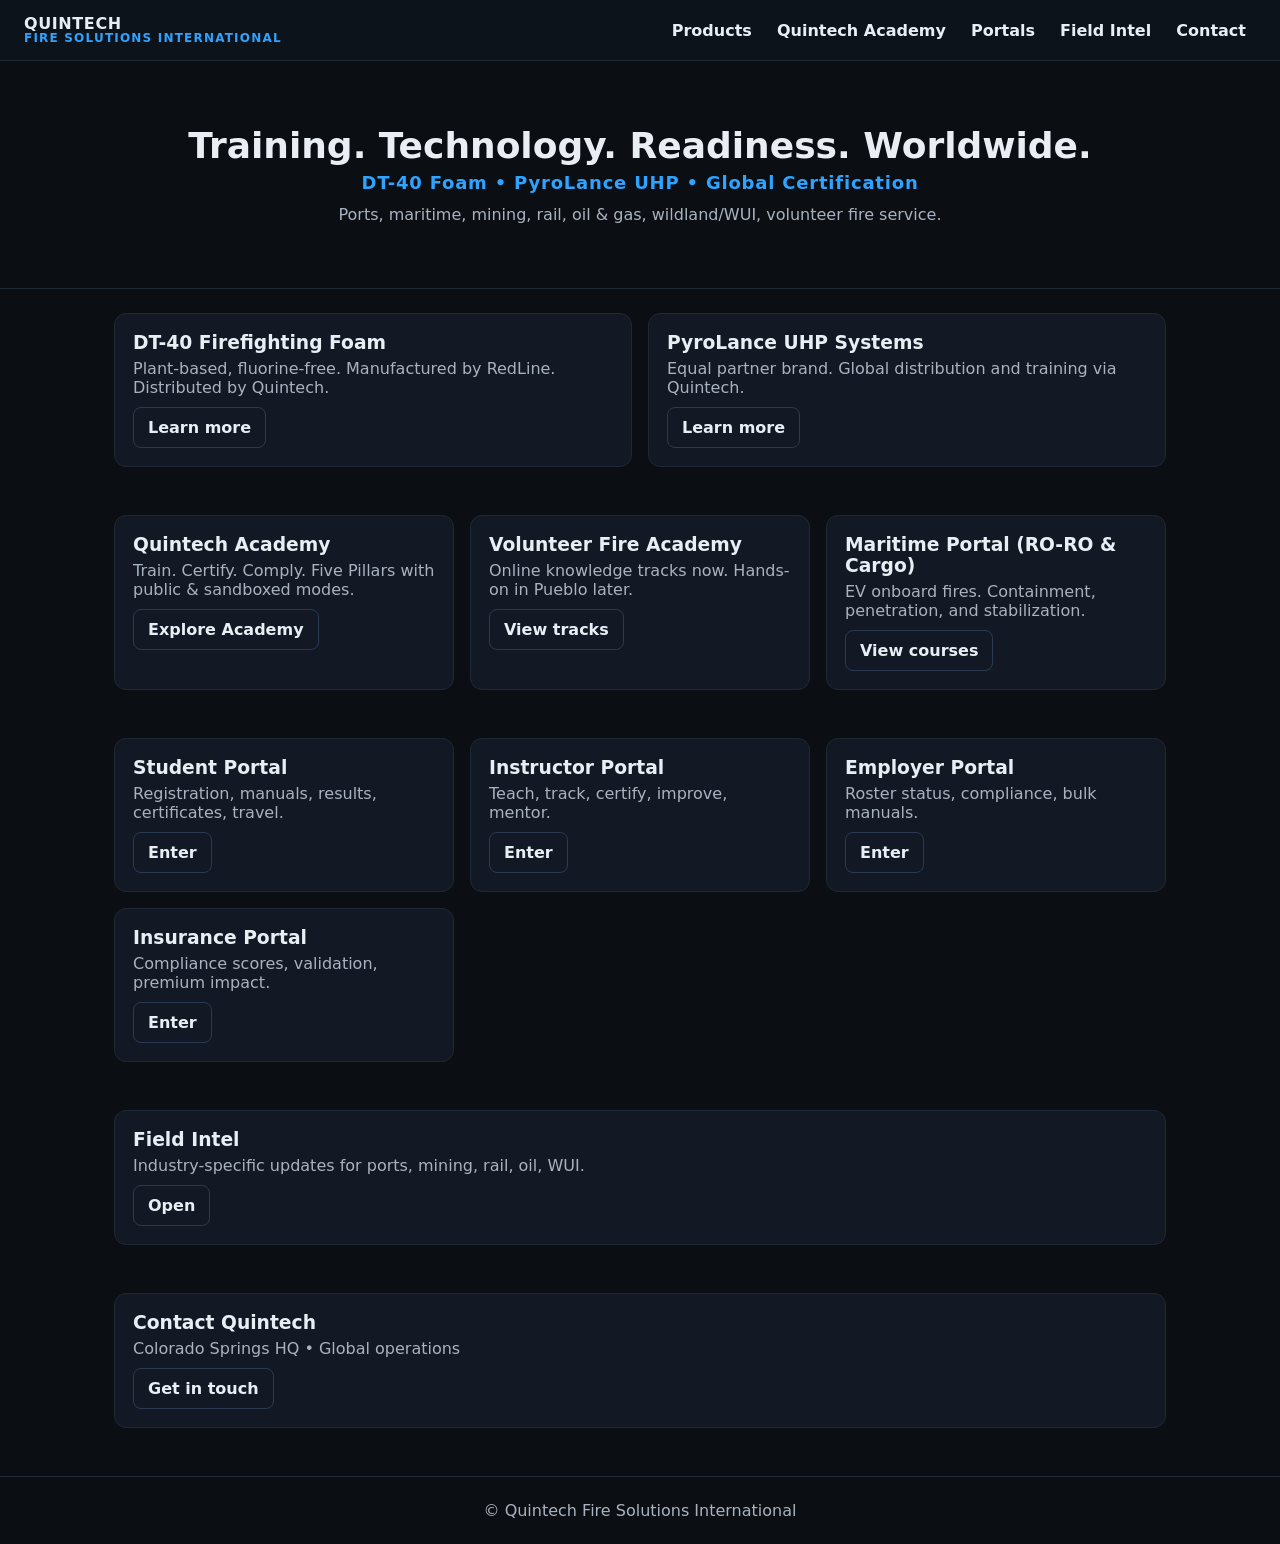
<file: index.html>
<!doctype html>
<html lang="en">
<head>
  <meta charset="utf-8" />
  <meta name="viewport" content="width=device-width,initial-scale=1" />
  <title>Quintech Fire Solutions International</title>
  <style>
    :root { --bg:#0b0f14; --text:#e9eef5; --muted:#a9b3bf; --accent:#2ea3ff; --card:#131924; }
    *{box-sizing:border-box} body{margin:0;font-family:system-ui,-apple-system,Segoe UI,Roboto,Ubuntu,Arial,sans-serif;background:var(--bg);color:var(--text)}
    header{display:flex;align-items:center;gap:16px;padding:16px 24px;border-bottom:1px solid #1f2835;background:#0d131b;position:sticky;top:0;z-index:10}
    .brand{line-height:1}
    .brand .line1{font-weight:800;letter-spacing:0.6px}
    .brand .line2{font-weight:700;color:var(--accent);font-size:12px;letter-spacing:1.2px}
    nav a{color:var(--text);text-decoration:none;margin:0 10px;font-weight:600}
    nav a:hover{color:var(--accent)}
    .hero{padding:64px 24px;text-align:center;border-bottom:1px solid #1f2835}
    .hero h1{margin:0 0 6px 0;font-size:36px}
    .hero h2{margin:0 0 12px 0;color:var(--accent);font-size:18px;letter-spacing:0.8px}
    .hero p{margin:0;color:var(--muted)}
    .grid{display:grid;grid-template-columns:repeat(auto-fit,minmax(260px,1fr));gap:16px;padding:24px;max-width:1100px;margin:0 auto}
    .card{background:var(--card);border:1px solid #1f2835;border-radius:12px;padding:18px}
    .card h3{margin:0 0 6px 0}
    .card p{margin:0 0 10px 0;color:var(--muted)}
    .btn{display:inline-block;padding:10px 14px;border-radius:8px;border:1px solid #2a3a52;color:var(--text);text-decoration:none;font-weight:700}
    .btn:hover{border-color:var(--accent);color:var(--accent)}
    footer{padding:24px;text-align:center;color:var(--muted);border-top:1px solid #1f2835;margin-top:24px}
  </style>
</head>
<body>
  <header>
    <div class="brand">
      <div class="line1">QUINTECH</div>
      <div class="line2">FIRE SOLUTIONS INTERNATIONAL</div>
    </div>
    <nav style="margin-left:auto">
      <a href="#products">Products</a>
      <a href="#academy">Quintech Academy</a>
      <a href="#portals">Portals</a>
      <a href="#fieldintel">Field Intel</a>
      <a href="#contact">Contact</a>
    </nav>
  </header>

  <section class="hero">
    <h1>Training. Technology. Readiness. Worldwide.</h1>
    <h2>DT-40 Foam • PyroLance UHP • Global Certification</h2>
    <p>Ports, maritime, mining, rail, oil & gas, wildland/WUI, volunteer fire service.</p>
  </section>

  <section id="products" class="grid">
    <div class="card">
      <h3>DT-40 Firefighting Foam</h3>
      <p>Plant-based, fluorine-free. Manufactured by RedLine. Distributed by Quintech.</p>
      <a class="btn" href="#">Learn more</a>
    </div>
    <div class="card">
      <h3>PyroLance UHP Systems</h3>
      <p>Equal partner brand. Global distribution and training via Quintech.</p>
      <a class="btn" href="#">Learn more</a>
    </div>
  </section>

  <section id="academy" class="grid">
    <div class="card">
      <h3>Quintech Academy</h3>
      <p>Train. Certify. Comply. Five Pillars with public & sandboxed modes.</p>
      <a class="btn" href="#">Explore Academy</a>
    </div>
    <div class="card">
      <h3>Volunteer Fire Academy</h3>
      <p>Online knowledge tracks now. Hands-on in Pueblo later.</p>
      <a class="btn" href="#">View tracks</a>
    </div>
    <div class="card">
      <h3>Maritime Portal (RO-RO & Cargo)</h3>
      <p>EV onboard fires. Containment, penetration, and stabilization.</p>
      <a class="btn" href="#">View courses</a>
    </div>
  </section>

  <section id="portals" class="grid">
    <div class="card">
      <h3>Student Portal</h3>
      <p>Registration, manuals, results, certificates, travel.</p>
      <a class="btn" href="#">Enter</a>
    </div>
    <div class="card">
      <h3>Instructor Portal</h3>
      <p>Teach, track, certify, improve, mentor.</p>
      <a class="btn" href="#">Enter</a>
    </div>
    <div class="card">
      <h3>Employer Portal</h3>
      <p>Roster status, compliance, bulk manuals.</p>
      <a class="btn" href="#">Enter</a>
    </div>
    <div class="card">
      <h3>Insurance Portal</h3>
      <p>Compliance scores, validation, premium impact.</p>
      <a class="btn" href="#">Enter</a>
    </div>
  </section>

  <section id="fieldintel" class="grid">
    <div class="card">
      <h3>Field Intel</h3>
      <p>Industry-specific updates for ports, mining, rail, oil, WUI.</p>
      <a class="btn" href="#">Open</a>
    </div>
  </section>

  <section id="contact" class="grid">
    <div class="card">
      <h3>Contact Quintech</h3>
      <p>Colorado Springs HQ • Global operations</p>
      <a class="btn" href="#">Get in touch</a>
    </div>
  </section>

  <footer>© Quintech Fire Solutions International</footer>
</body>
</html>
</file>
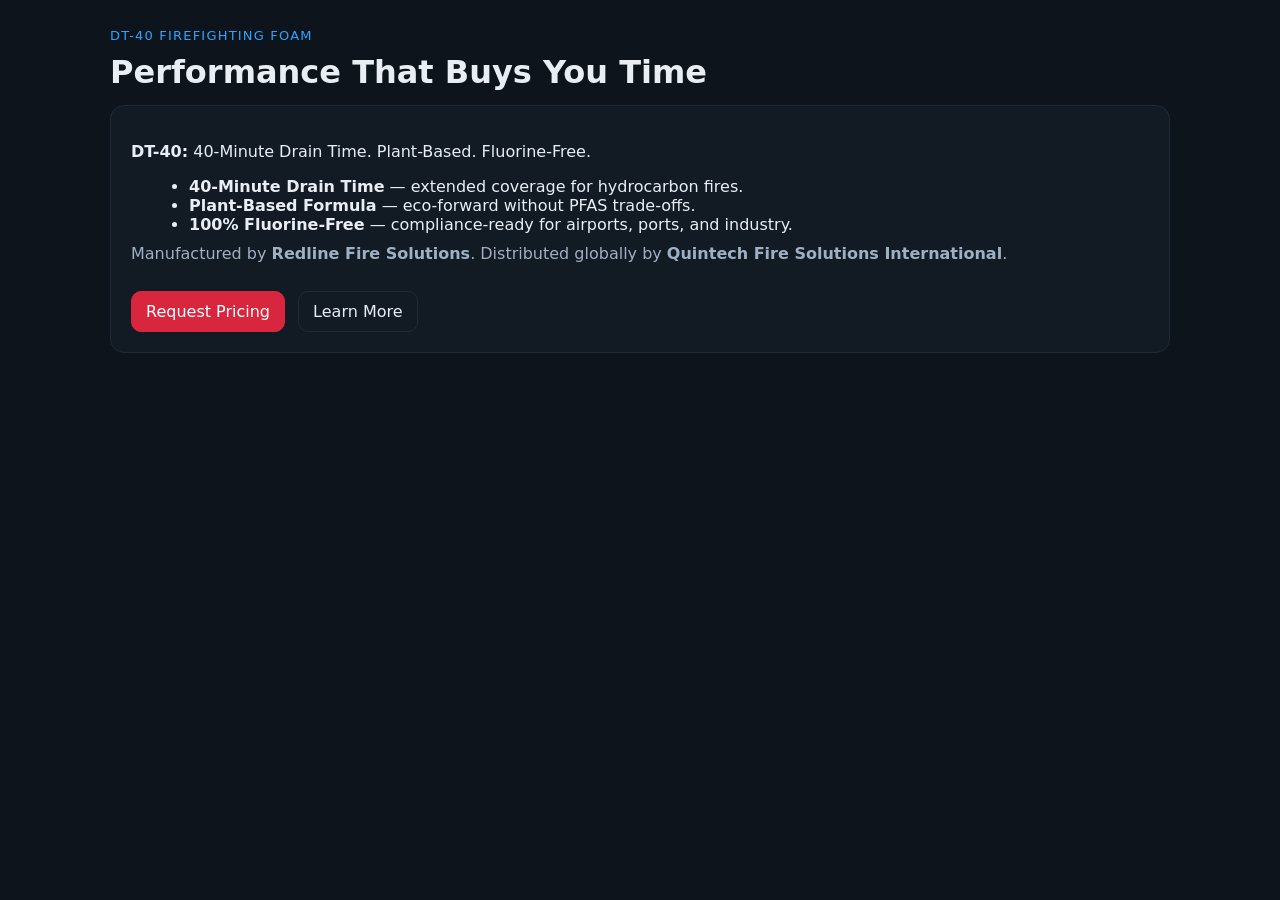
<file: quintech-website-preview/index.html>
<!doctype html>
<html lang="en">
<head>
<meta charset="utf-8">
<meta name="viewport" content="width=device-width,initial-scale=1">
<title>Quintech — DT-40</title>
<style>
  :root{--bg:#0e141b;--card:#121a23;--text:#e8eef4;--muted:#9fb0c3;--accent:#2ea3ff;--cta:#d7263d;--line:#1f2a36}
  *{box-sizing:border-box}html,body{margin:0;padding:0;background:var(--bg);color:var(--text);font-family:system-ui,-apple-system,Segoe UI,Roboto,Ubuntu,Arial,sans-serif}
  .wrap{max-width:1100px;margin:0 auto;padding:28px 20px}
  h1{margin:10px 0 8px 0;font-size:32px}
  .kicker{color:var(--accent);font-size:13px;text-transform:uppercase;letter-spacing:1.2px;margin-bottom:6px}
  .card{background:var(--card);border:1px solid var(--line);border-radius:14px;padding:20px;margin-top:14px}
  .bullets{margin:10px 0 0 18px}
  .btn{display:inline-block;margin-top:12px;padding:10px 14px;border-radius:10px;border:1px solid var(--line);text-decoration:none;color:var(--text)}
  .btn-primary{background:var(--cta);border-color:var(--cta);color:#fff;margin-right:8px}
</style>
</head>
<body>
<div class="wrap">
  <div class="kicker">DT-40 Firefighting Foam</div>
  <h1>Performance That Buys You Time</h1>
  <div class="card">
    <p><strong>DT-40:</strong> 40-Minute Drain Time. Plant-Based. Fluorine-Free.</p>
    <ul class="bullets">
      <li><strong>40-Minute Drain Time</strong> — extended coverage for hydrocarbon fires.</li>
      <li><strong>Plant-Based Formula</strong> — eco-forward without PFAS trade-offs.</li>
      <li><strong>100% Fluorine-Free</strong> — compliance-ready for airports, ports, and industry.</li>
    </ul>
    <p style="color:var(--muted);margin-top:10px">Manufactured by <strong>Redline Fire Solutions</strong>. Distributed globally by <strong>Quintech Fire Solutions International</strong>.</p>
    <a class="btn btn-primary" href="contact.html#pricing">Request Pricing</a>
    <a class="btn" href="dt40.html">Learn More</a>
  </div>
</div>
</body>
</html>
</file>
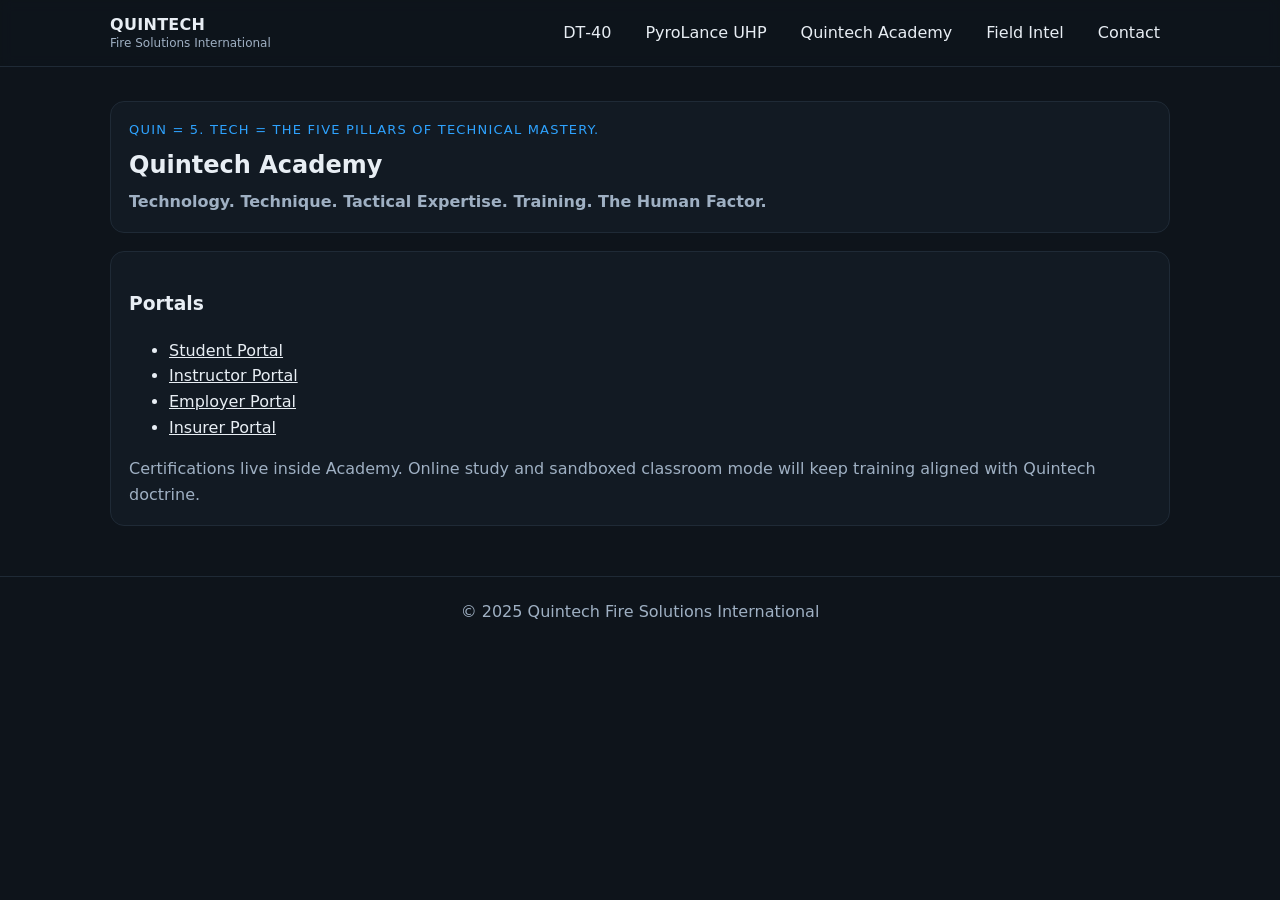
<file: quintech-website-preview/academy.html>
<!doctype html>
<html lang="en">
<head>
<meta charset="utf-8">
<meta name="viewport" content="width=device-width,initial-scale=1">
<title>Quintech Academy — Quintech</title>
<link rel="stylesheet" href="styles.css">
</head>
<body>
<header class="header">
  <div class="header-inner">
    <div>
      <div class="brand">QUINTECH</div>
      <div class="tag">Fire Solutions International</div>
    </div>
    <nav class="nav">
      <a href="index.html#dt40">DT‑40</a>
      <a href="pyrolance.html">PyroLance UHP</a>
      <a href="academy.html">Quintech Academy</a>
      <a href="field-intel.html">Field Intel</a>
      <a href="contact.html">Contact</a>
    </nav>
  </div>
</header>

<main class="section">
  <div class="block">
    <div class="kicker">Quin = 5. Tech = The Five Pillars of Technical Mastery.</div>
    <h2>Quintech Academy</h2>
    <p><strong>Technology. Technique. Tactical Expertise. Training. The Human Factor.</strong></p>
  </div>
  <div class="block">
    <h3>Portals</h3>
    <ul>
      <li><a href="#">Student Portal</a></li>
      <li><a href="#">Instructor Portal</a></li>
      <li><a href="#">Employer Portal</a></li>
      <li><a href="#">Insurer Portal</a></li>
    </ul>
    <p style="color:var(--muted)">Certifications live inside Academy. Online study and sandboxed classroom mode will keep training aligned with Quintech doctrine.</p>
  </div>
</main>

<footer class="footer">© 2025 Quintech Fire Solutions International</footer>
</body>
</html>
</file>
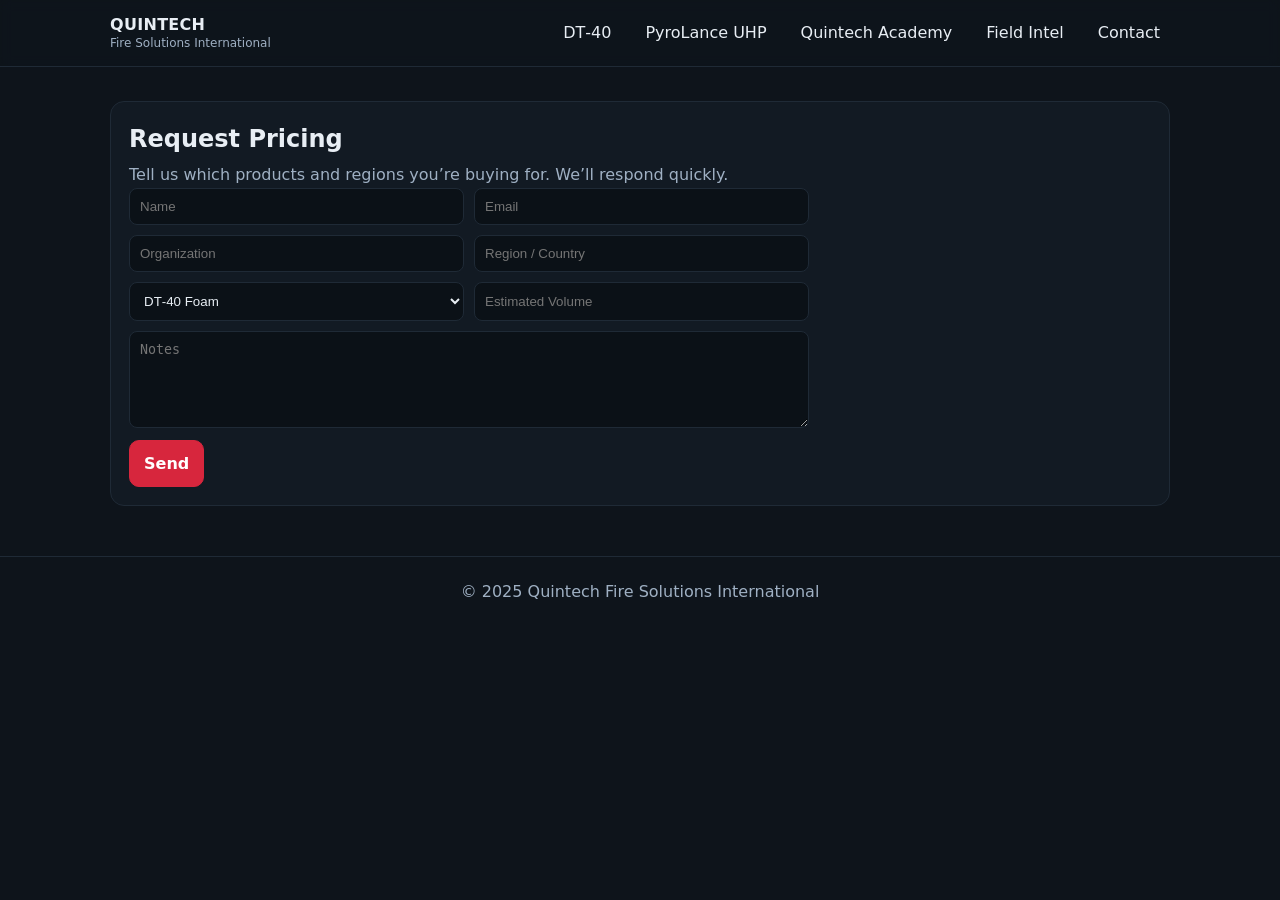
<file: quintech-website-preview/contact.html>
<!doctype html>
<html lang="en">
<head>
<meta charset="utf-8">
<meta name="viewport" content="width=device-width,initial-scale=1">
<title>Contact Quintech — Quintech</title>
<link rel="stylesheet" href="styles.css">
</head>
<body>
<header class="header">
  <div class="header-inner">
    <div>
      <div class="brand">QUINTECH</div>
      <div class="tag">Fire Solutions International</div>
    </div>
    <nav class="nav">
      <a href="index.html#dt40">DT‑40</a>
      <a href="pyrolance.html">PyroLance UHP</a>
      <a href="academy.html">Quintech Academy</a>
      <a href="field-intel.html">Field Intel</a>
      <a href="contact.html">Contact</a>
    </nav>
  </div>
</header>

<main class="section">
  <div class="block" id="pricing">
    <h2>Request Pricing</h2>
    <p style="color:var(--muted)">Tell us which products and regions you’re buying for. We’ll respond quickly.</p>
    <form>
      <div style="display:grid;grid-template-columns:1fr 1fr;gap:10px;max-width:680px">
        <input placeholder="Name" style="padding:10px;border-radius:8px;border:1px solid var(--line);background:#0b1117;color:var(--text)">
        <input placeholder="Email" style="padding:10px;border-radius:8px;border:1px solid var(--line);background:#0b1117;color:var(--text)">
        <input placeholder="Organization" style="padding:10px;border-radius:8px;border:1px solid var(--line);background:#0b1117;color:var(--text)">
        <input placeholder="Region / Country" style="padding:10px;border-radius:8px;border:1px solid var(--line);background:#0b1117;color:var(--text)">
        <select style="padding:10px;border-radius:8px;border:1px solid var(--line);background:#0b1117;color:var(--text)">
          <option>DT‑40 Foam</option>
          <option>PyroLance UHP</option>
          <option>Both</option>
        </select>
        <input placeholder="Estimated Volume" style="padding:10px;border-radius:8px;border:1px solid var(--line);background:#0b1117;color:var(--text)">
        <textarea placeholder="Notes" rows="5" style="grid-column:1/-1;padding:10px;border-radius:8px;border:1px solid var(--line);background:#0b1117;color:var(--text)"></textarea>
      </div>
      <div class="actions" style="margin-top:12px">
        <a class="btn btn-primary" href="#">Send</a>
      </div>
    </form>
  </div>
</main>

<footer class="footer">© 2025 Quintech Fire Solutions International</footer>
</body>
</html>
</file>
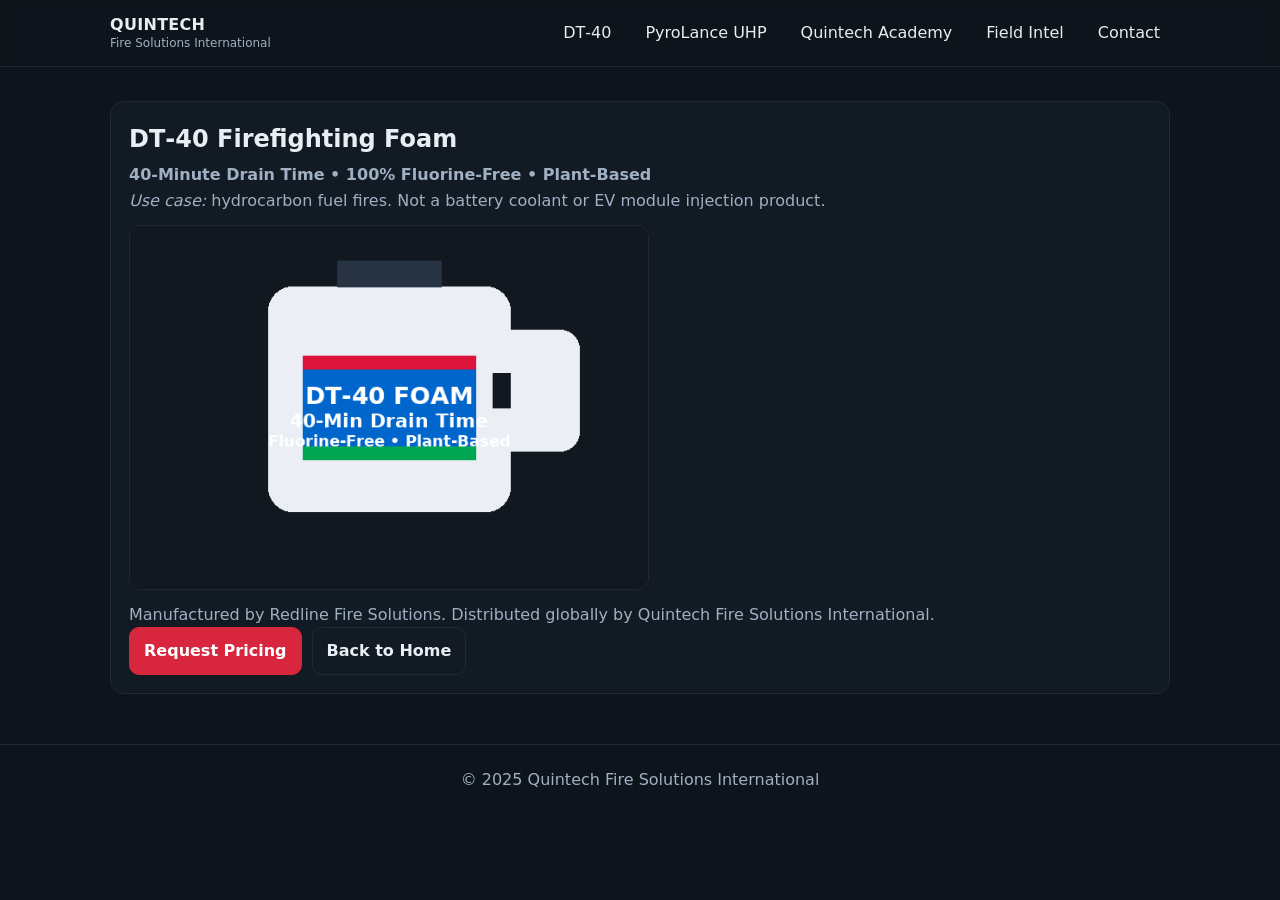
<file: quintech-website-preview/dt40.html>
<!doctype html>
<html lang="en">
<head>
<meta charset="utf-8">
<meta name="viewport" content="width=device-width,initial-scale=1">
<title>DT‑40 Firefighting Foam — Quintech</title>
<link rel="stylesheet" href="styles.css">
</head>
<body>
<header class="header">
  <div class="header-inner">
    <div>
      <div class="brand">QUINTECH</div>
      <div class="tag">Fire Solutions International</div>
    </div>
    <nav class="nav">
      <a href="index.html#dt40">DT‑40</a>
      <a href="pyrolance.html">PyroLance UHP</a>
      <a href="academy.html">Quintech Academy</a>
      <a href="field-intel.html">Field Intel</a>
      <a href="contact.html">Contact</a>
    </nav>
  </div>
</header>

<main class="section">
  <div class="block">
    <h2>DT‑40 Firefighting Foam</h2>
    <p><strong>40‑Minute Drain Time • 100% Fluorine‑Free • Plant‑Based</strong></p>
    <p><em>Use case:</em> hydrocarbon fuel fires. Not a battery coolant or EV module injection product.</p>
    <img src="assets/dt40_jug_placeholder.png" alt="DT-40 Firefighting Foam jug" style="max-width:520px;width:100%;border-radius:12px;border:1px solid var(--line);display:block;margin:12px 0;">
    <p style="color:var(--muted)">Manufactured by Redline Fire Solutions. Distributed globally by Quintech Fire Solutions International.</p>
    <div class="actions">
      <a class="btn btn-primary" href="contact.html#pricing">Request Pricing</a>
      <a class="btn btn-secondary" href="index.html">Back to Home</a>
    </div>
  </div>
</main>

<footer class="footer">© 2025 Quintech Fire Solutions International</footer>
</body>
</html>
</file>
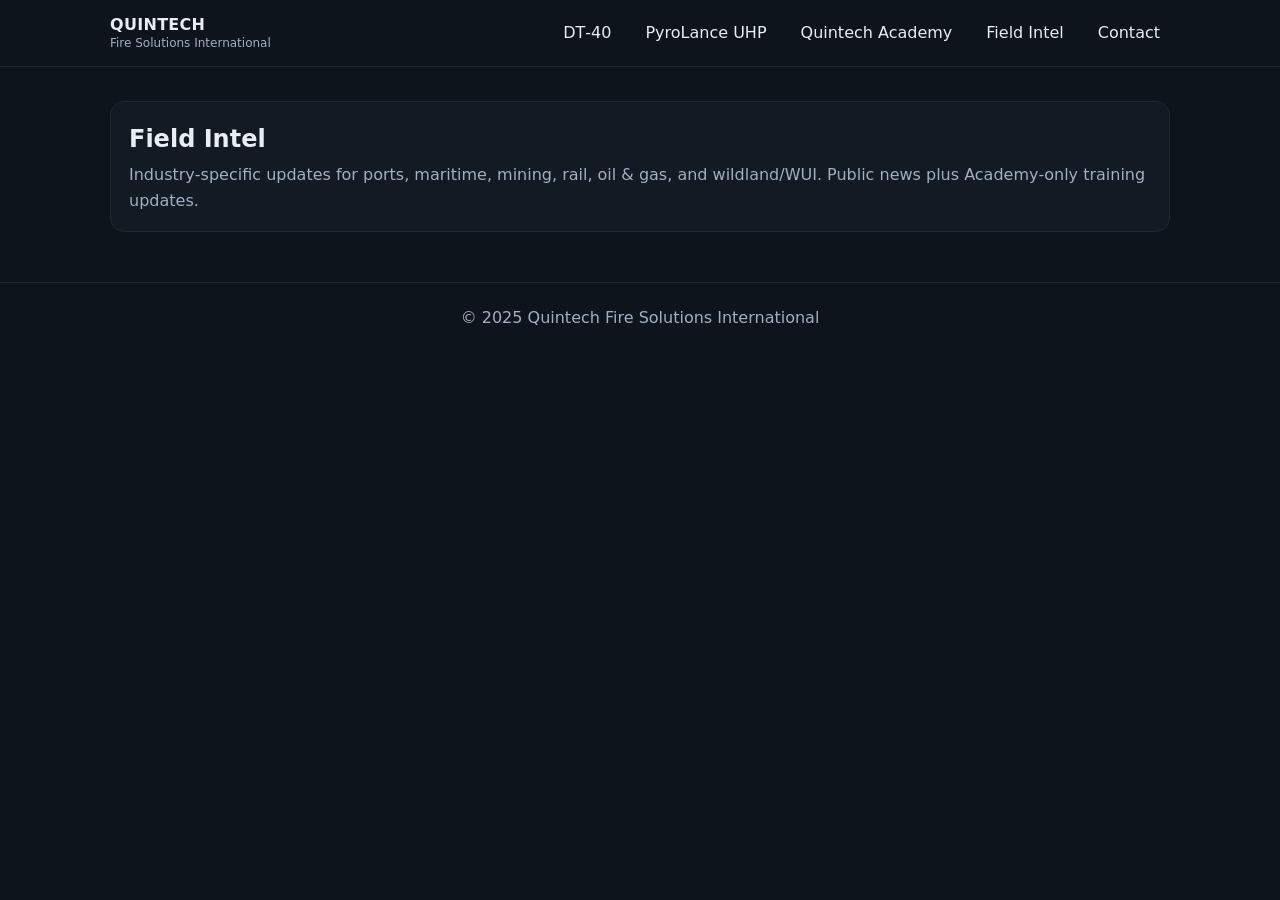
<file: quintech-website-preview/field-intel.html>
<!doctype html>
<html lang="en">
<head>
<meta charset="utf-8">
<meta name="viewport" content="width=device-width,initial-scale=1">
<title>Field Intel — Quintech</title>
<link rel="stylesheet" href="styles.css">
</head>
<body>
<header class="header">
  <div class="header-inner">
    <div>
      <div class="brand">QUINTECH</div>
      <div class="tag">Fire Solutions International</div>
    </div>
    <nav class="nav">
      <a href="index.html#dt40">DT‑40</a>
      <a href="pyrolance.html">PyroLance UHP</a>
      <a href="academy.html">Quintech Academy</a>
      <a href="field-intel.html">Field Intel</a>
      <a href="contact.html">Contact</a>
    </nav>
  </div>
</header>

<main class="section">
  <div class="block">
    <h2>Field Intel</h2>
    <p>Industry‑specific updates for ports, maritime, mining, rail, oil & gas, and wildland/WUI. Public news plus Academy‑only training updates.</p>
  </div>
</main>

<footer class="footer">© 2025 Quintech Fire Solutions International</footer>
</body>
</html>
</file>
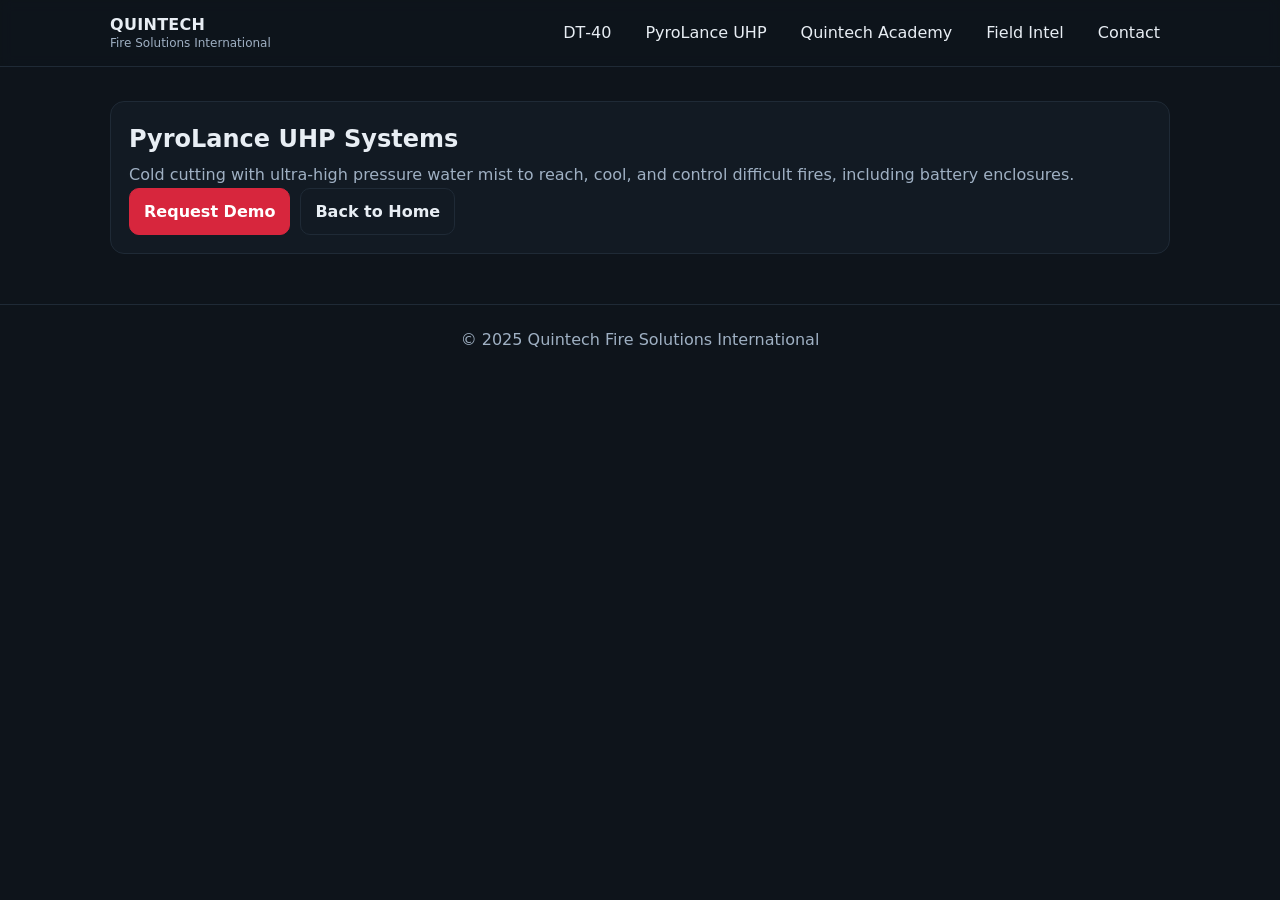
<file: quintech-website-preview/pyrolance.html>
<!doctype html>
<html lang="en">
<head>
<meta charset="utf-8">
<meta name="viewport" content="width=device-width,initial-scale=1">
<title>PyroLance UHP — Quintech</title>
<link rel="stylesheet" href="styles.css">
</head>
<body>
<header class="header">
  <div class="header-inner">
    <div>
      <div class="brand">QUINTECH</div>
      <div class="tag">Fire Solutions International</div>
    </div>
    <nav class="nav">
      <a href="index.html#dt40">DT‑40</a>
      <a href="pyrolance.html">PyroLance UHP</a>
      <a href="academy.html">Quintech Academy</a>
      <a href="field-intel.html">Field Intel</a>
      <a href="contact.html">Contact</a>
    </nav>
  </div>
</header>

<main class="section">
  <div class="block">
    <h2>PyroLance UHP Systems</h2>
    <p>Cold cutting with ultra‑high pressure water mist to reach, cool, and control difficult fires, including battery enclosures.</p>
    <div class="actions">
      <a class="btn btn-primary" href="contact.html">Request Demo</a>
      <a class="btn btn-secondary" href="index.html">Back to Home</a>
    </div>
  </div>
</main>

<footer class="footer">© 2025 Quintech Fire Solutions International</footer>
</body>
</html>
</file>
<file: quintech-website-preview/styles.css>
:root{
  --bg:#0e141b; --card:#121a23; --text:#e8eef4; --muted:#9fb0c3; --accent:#2ea3ff; --cta:#d7263d;
  --line:#1f2a36;
}
*{box-sizing:border-box}
html,body{margin:0;padding:0}
body{font-family:system-ui,-apple-system,Segoe UI,Roboto,Ubuntu,Arial,sans-serif;background:var(--bg);color:var(--text);line-height:1.6}
a{color:inherit}
.header{position:sticky;top:0;background:rgba(14,20,27,.9);backdrop-filter:saturate(160%) blur(6px);border-bottom:1px solid var(--line);}
.header-inner{max-width:1100px;margin:0 auto;display:flex;align-items:center;gap:16px;padding:12px 20px}
.brand{font-weight:800;letter-spacing:.3px}
.tag{font-size:12px;color:var(--muted);margin-top:-4px}
.nav{margin-left:auto;display:flex;gap:14px}
.nav a{padding:8px 10px;border-radius:8px;text-decoration:none;color:var(--text)}
.nav a:hover{background:rgba(46,163,255,.12);color:var(--accent)}
.spacer{height:1px}
.hero{max-width:1100px;margin:16px auto 0;display:grid;grid-template-columns:1.1fr .9fr;gap:24px;align-items:center;padding:16px 20px}
.hero img{width:100%;height:auto;display:block;border-radius:14px;border:1px solid var(--line);background:#0b1117;box-shadow:0 10px 30px rgba(0,0,0,.35)}
.kicker{color:var(--accent);font-size:13px;text-transform:uppercase;letter-spacing:1.2px;margin-bottom:6px}
.hero h1{margin:0 0 6px 0;font-size:32px;line-height:1.15}
.hero p{margin:0 0 10px 0;color:var(--muted)}
.bullets{margin:8px 0 14px 0;padding-left:18px;color:var(--text)}
.bullets li{margin:6px 0}
.actions{display:flex;gap:10px;flex-wrap:wrap}
.btn{display:inline-block;padding:10px 14px;border-radius:10px;text-decoration:none;border:1px solid var(--line);font-weight:700}
.btn-primary{background:var(--cta);border-color:var(--cta);color:white}
.btn-primary:hover{filter:brightness(1.08)}
.btn-secondary:hover{border-color:var(--accent);color:var(--accent)}
.section{max-width:1100px;margin:8px auto;padding:8px 20px}
.block{background:var(--card);border:1px solid var(--line);border-radius:14px;padding:18px;margin:18px 0}
.block h2{margin:0 0 4px 0}
.block p{margin:0;color:var(--muted)}
.footer{border-top:1px solid var(--line);color:var(--muted);text-align:center;padding:22px 20px;margin-top:24px}
@media (max-width:900px){ .hero{grid-template-columns:1fr;gap:16px} }
</file>
